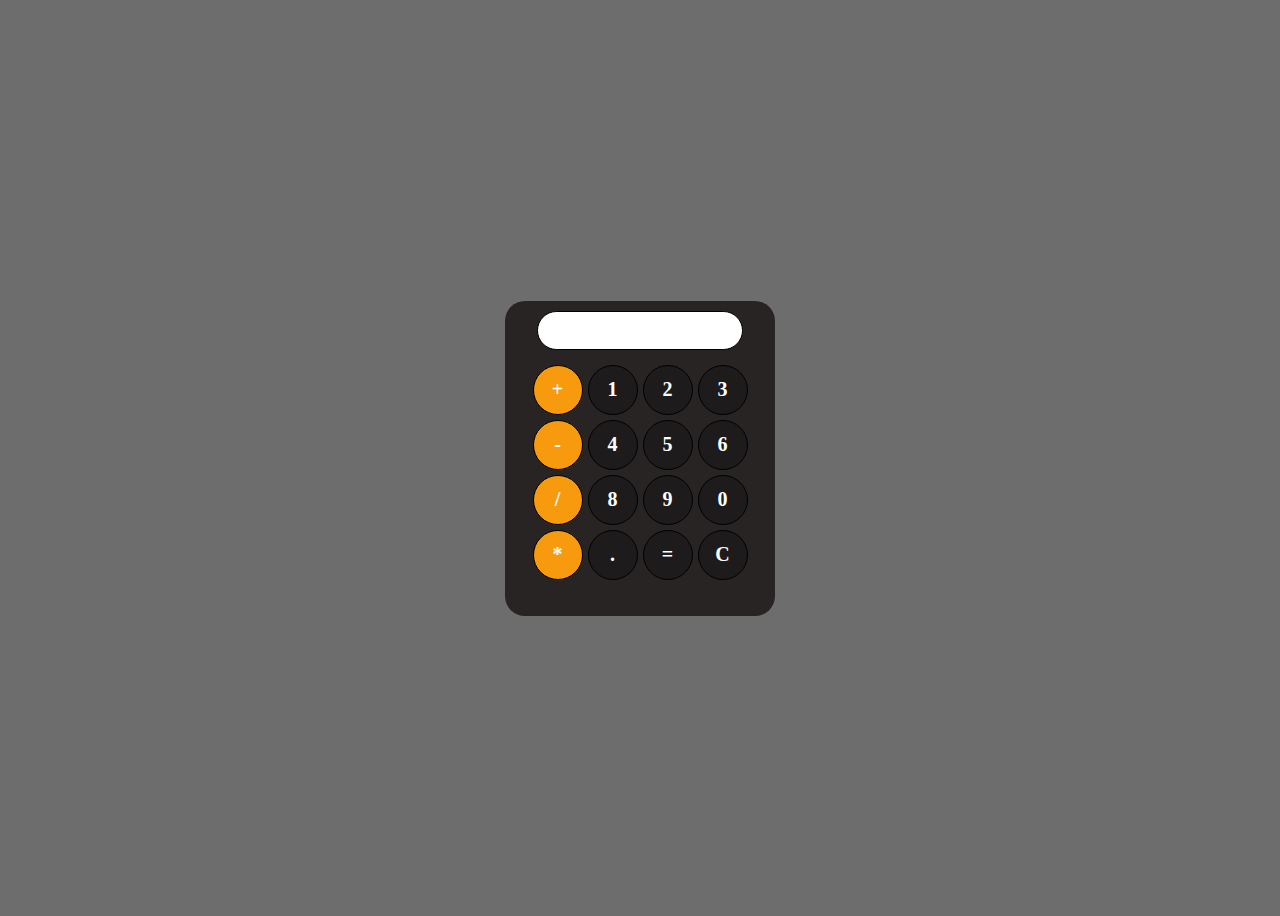
<file: Calculator/index.html>
<!DOCTYPE html>
<html lang="en">
<head>
    <meta charset="UTF-8">
    <meta name="viewport" content="width=  , initial-scale=1.0">
    <title>Document</title>
    <link rel="stylesheet" href="style.css">
</head>
<body>
    <div class="calcu-layout">
        <div class="display">
            <input id="display" readonly>
        </div>
        <div class="btn-group">
            <button onclick="toCalculate('+')" value="+" class="operatorBTN">+</button>
            <button onclick="toCalculate('1')" value="1">1</button>
            <button onclick="toCalculate('2')" value="2">2</button>
            <button onclick="toCalculate('3')" value="3">3</button>

            <button onclick="toCalculate('-')" value="-" class="operatorBTN">-</button>
            <button onclick="toCalculate('4')" value="4">4</button>
            <button onclick="toCalculate('5')" value="5">5</button>
            <button onclick="toCalculate('6')" value="6">6</button>

            <button onclick="toCalculate('/')" value="/" class="operatorBTN">/</button>
            <button onclick="toCalculate('8')" value="8">8</button>
            <button onclick="toCalculate('9')" value="9">9</button>
            <button onclick="toCalculate('0')" value="0">0</button>

            <button onclick="toCalculate('*')" value="*" class="operatorBTN">*</button>
            <button onclick="toCalculate('.')" value=".">.</button>
            <button onclick="calculate()" value="=" >=</button>
            <button onclick="clearDisplay()" value="C">C</button>
        
        </div>
    </div>



</body>
<script src="code.js"></script>
</html>
</file>
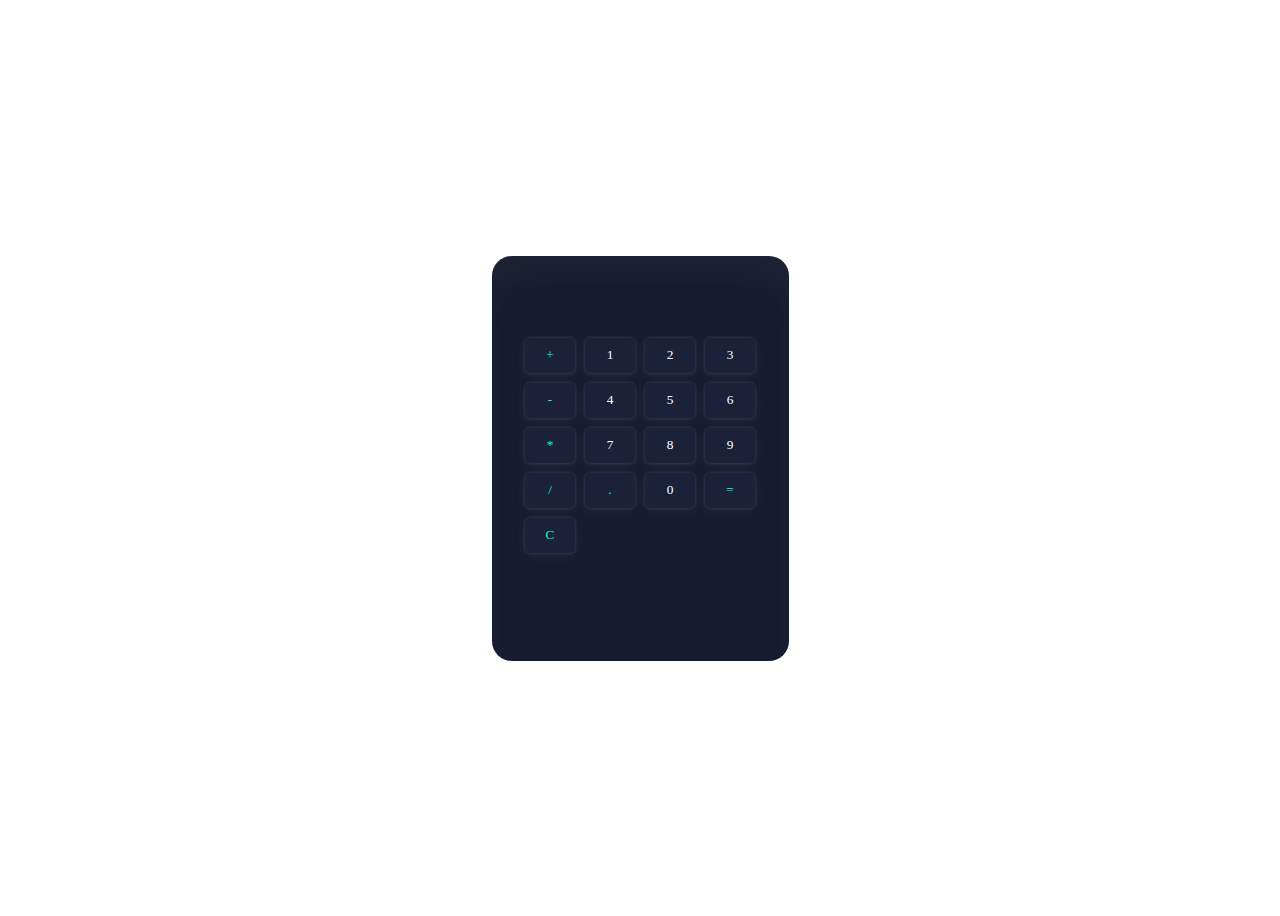
<file: Calculator2/index.html>
<!DOCTYPE html>
<html lang="en">
<head>
    <meta charset="UTF-8">
    <meta name="viewport" content="width=device-width, initial-scale=1.0">
    <link rel="stylesheet" href="style.css">
    <title>Document</title>
</head>
<body>
    <div class="calculator-layout">
        <div>
            <input id="display" readonly> 
        </div>

        <div class="keys">
            <button onclick="toCalculate('+')" class="imp-key" >+</button>
            <button onclick="toCalculate('1')">1</button>
            <button onclick="toCalculate('2')">2</button>
            <button onclick="toCalculate('3')">3</button>

            <button onclick="toCalculate('-')" class="imp-key">-</button>
            <button onclick="toCalculate('4')">4</button>
            <button onclick="toCalculate('5')">5</button>
            <button onclick="toCalculate('6')">6</button>

            <button onclick="toCalculate('*')" class="imp-key">*</button>
            <button onclick="toCalculate('7')">7</button>
            <button onclick="toCalculate('8')">8</button>
            <button onclick="toCalculate('9')">9</button>
            

            <button onclick="toCalculate('/')" class="imp-key">/</button>
            <button onclick="toCalculate('.')" class="imp-key">.</button>
            <button onclick="toCalculate('0')">0</button>
            <button onclick="calculate()" class="imp-key">=</button>
            <button onclick="clearDisplay()" class="imp-key">C</button>


        </div>






    </div>
</body>

<script src="java.js"></script>
</html>
</file>
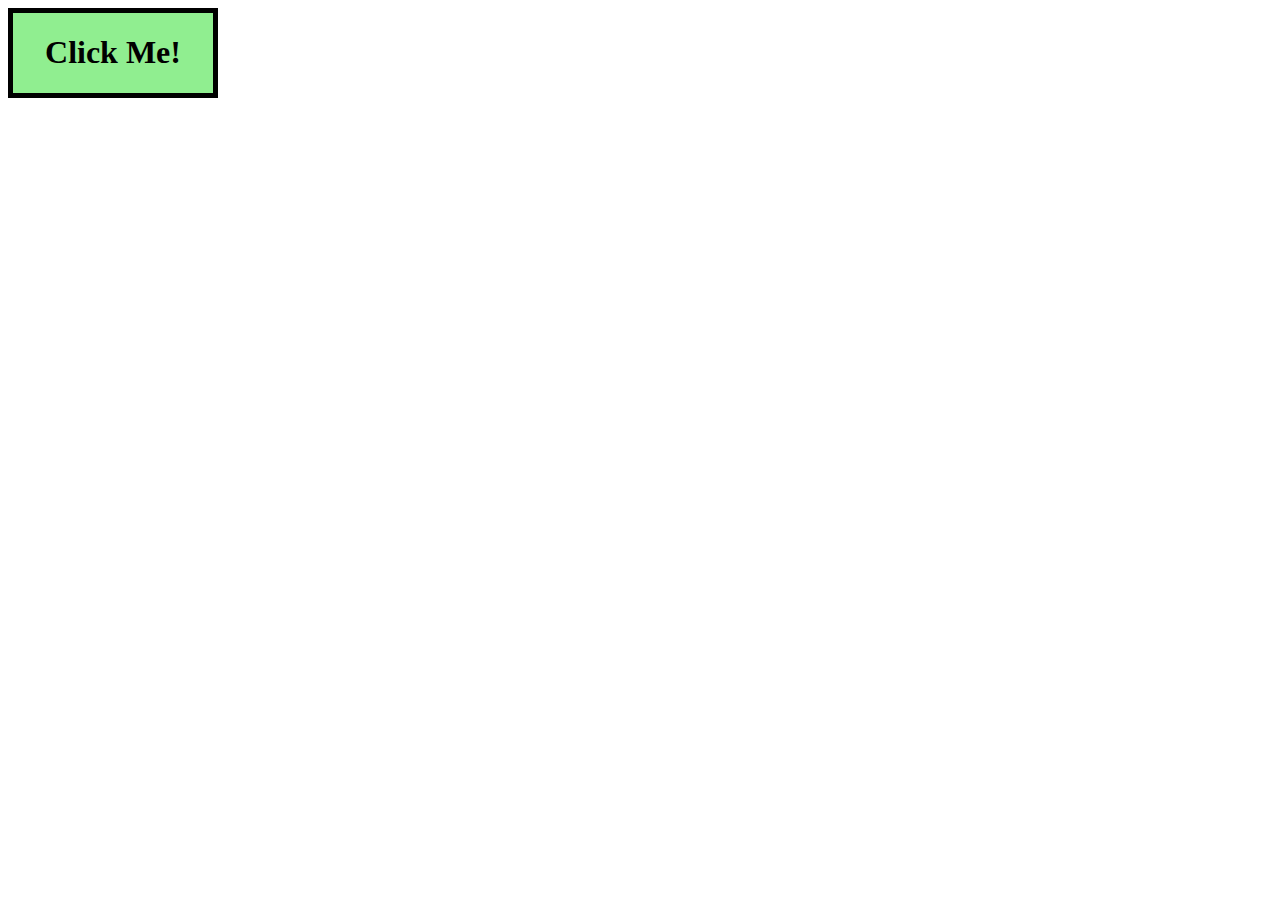
<file: EventListener/index.html>
<!DOCTYPE html>
<html lang="en">
<head>
    <meta charset="UTF-8">
    <meta name="viewport" content="width=device-width, initial-scale=1.0">
    <link rel="stylesheet" href="style.css">
    <title>Document</title>

</head>
<body>
    <div id="box" class="box">
        <h1>Click Me!</h1>
    </div>
</body>
<script src="code.js"></script>
</html>
</file>
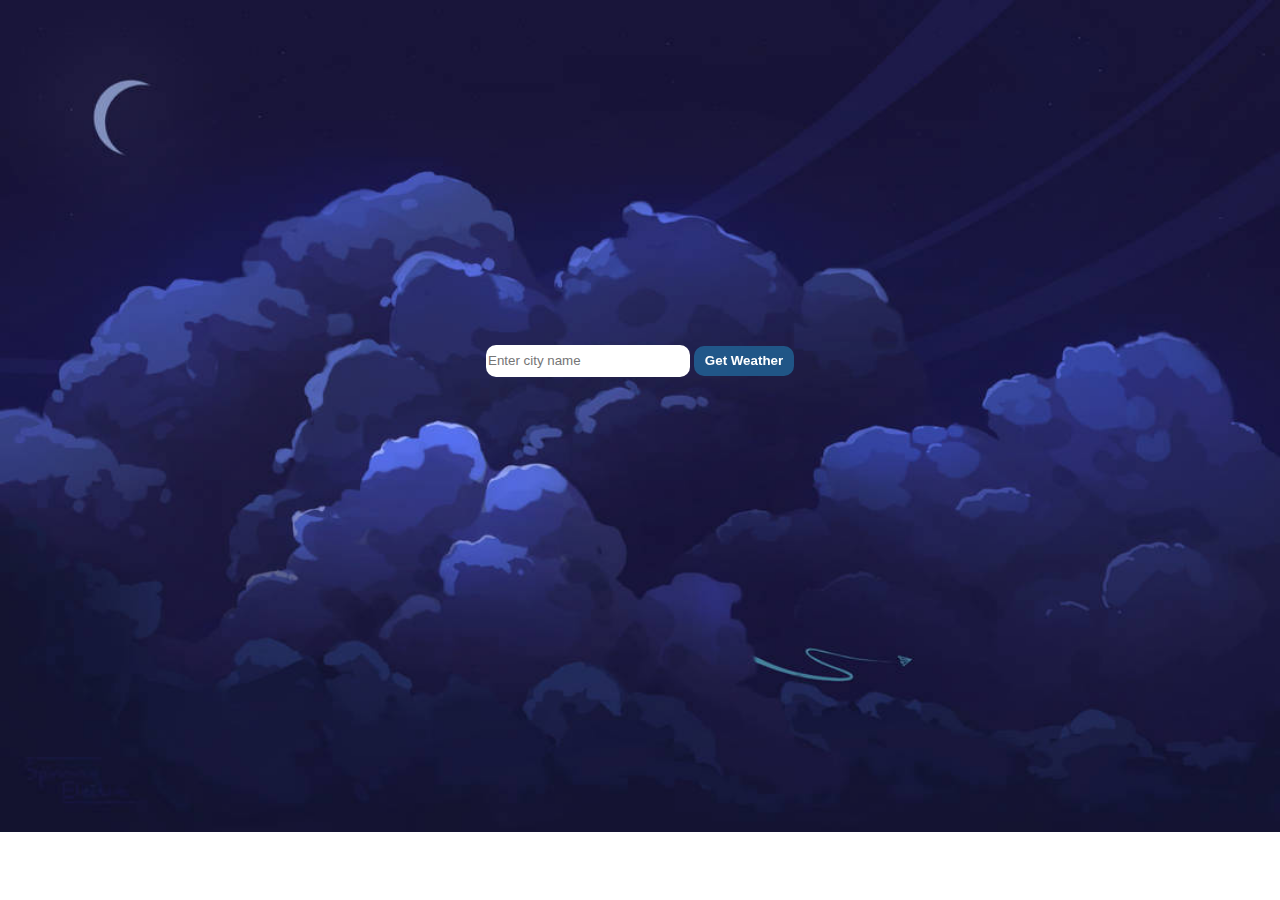
<file: Weather/index.html>
<!DOCTYPE html>
<html lang="en">
<head>
    <meta charset="UTF-8">
    <meta name="viewport" content="width=device-width, initial-scale=1.0">
    <link rel="stylesheet" href="style.css">
    <title>Document</title>
</head>
<body>
        <form class="weather-form">
            <input type="text" class="input-city" placeholder="Enter city name">
            <button type="submit">Get Weather</button>
        </form>


            <div class="card" style="display: none;">
               
            </div>


</body>
<script src="script.js"></script>
</html>
</file>
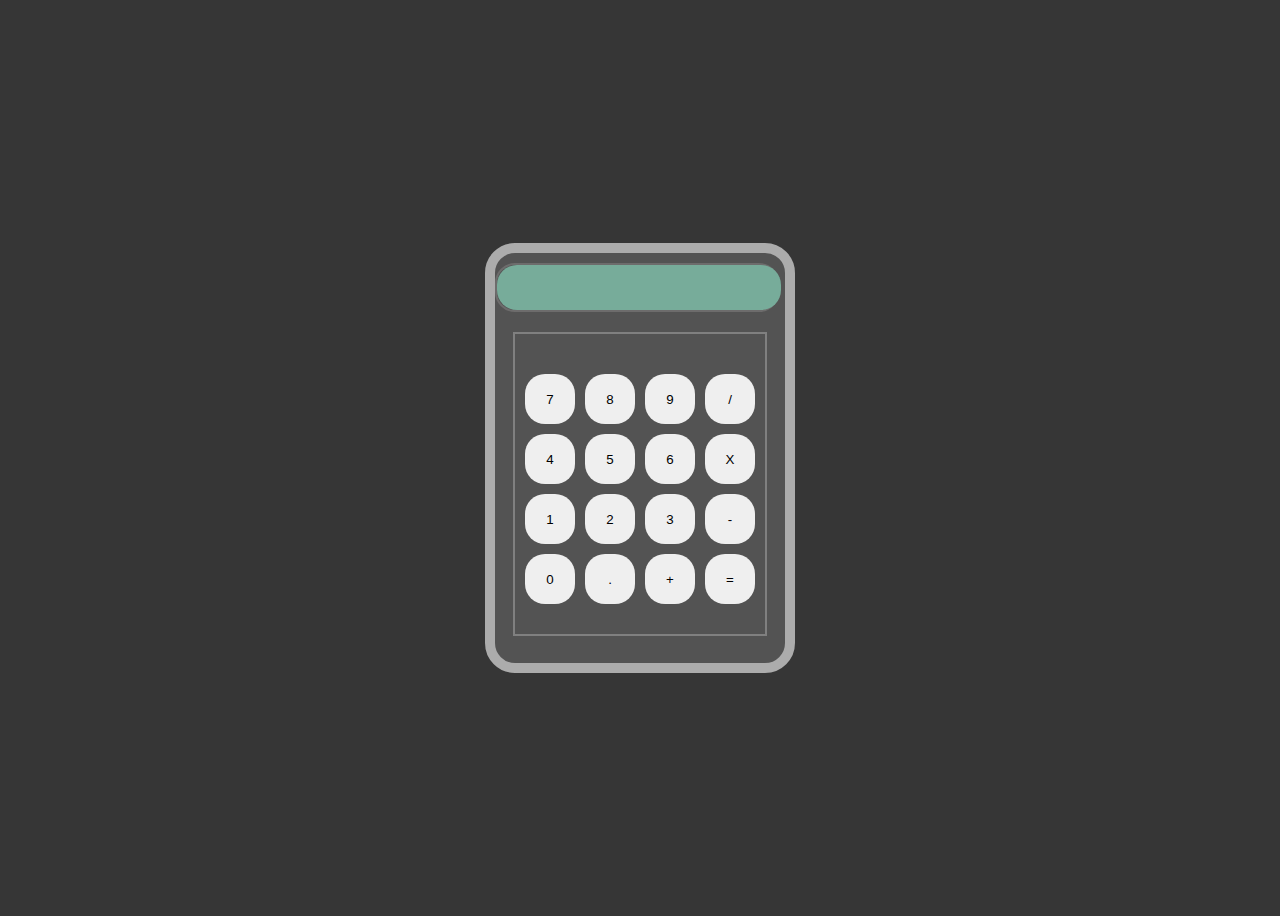
<file: calcu.html>
<!DOCTYPE html>
<html lang="en">
<head>
    <meta charset="UTF-8">
    <meta name="viewport" content="width=device-width, initial-scale=1.0">
    <link rel="stylesheet" href="Calculator/border.css">
    <link rel="stylesheet" href="Calculator/general.css">
    <title>Document</title>
</head>
<body>
    
    <div class="calcu-border">
         <div class="user-input">
                <input class="input-numbers" type="text" name="" id="">
            </div>
       <div class="btn-border">

     
        <div class="area-btn">
            
                 <div  class="numbers-btn">
                    <button class="btn">7</button>
                    <button class="btn">8</button>
                    <button class="btn">9</button>
                    <button class="btn">/</button>
                    <button class="btn">4</button>
                    <button class="btn">5</button>
                    <button class="btn">6</button>
                    <button class="btn">X</button>
                    <button class="btn">1</button>
                    <button class="btn">2</button>
                    <button class="btn">3</button>
                    <button class="btn">-</button>
                    <button class="btn">0</button>
                    <button class="btn">.</button>
                    <button class="btn">+</button>
                    <button class="btn">=</button>
             


            </div>

           </div>       

        </div>






    </div>




</body>
</html>
</file>
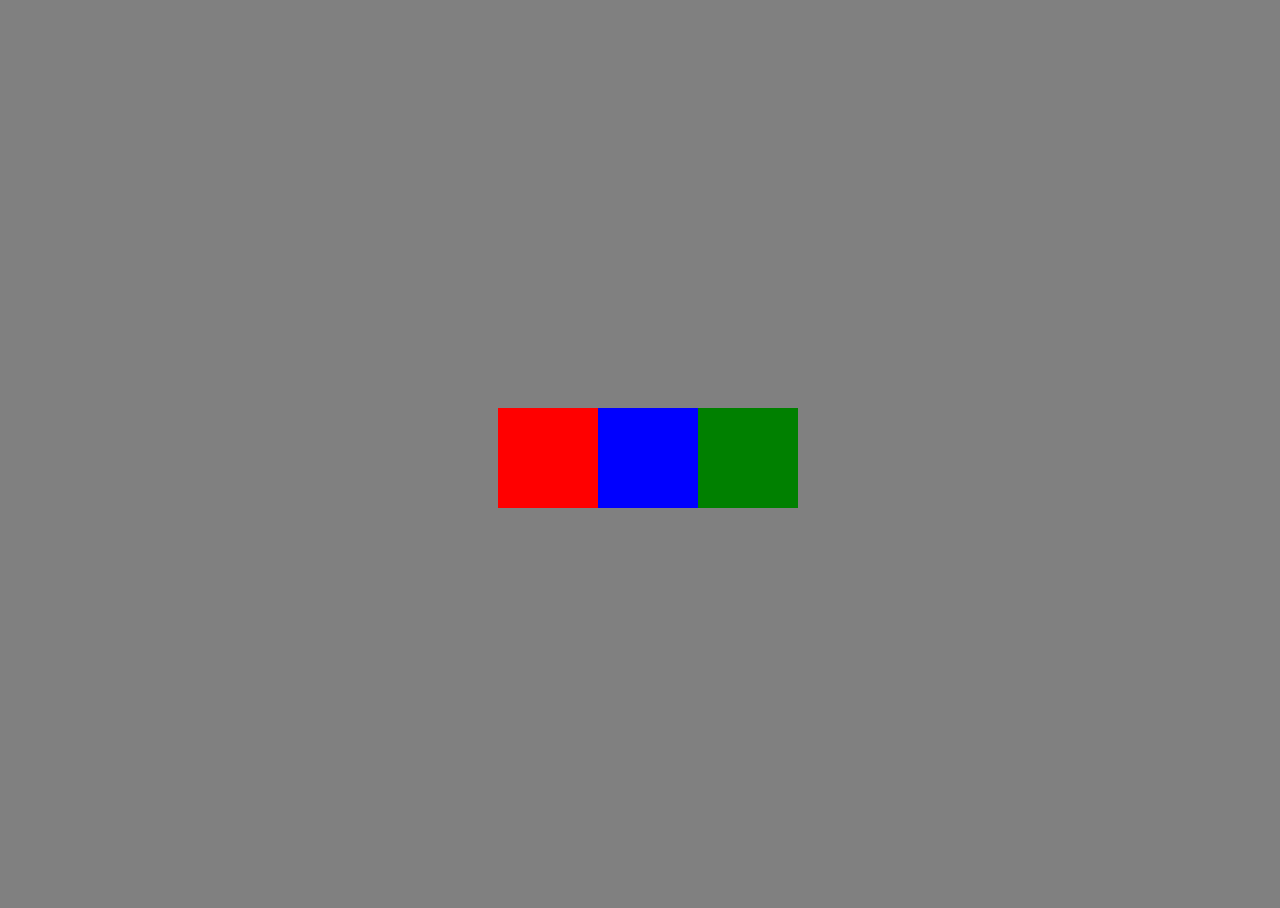
<file: flex.html>
<!DOCTYPE html>
<html lang="en">
<head>
    <meta charset="UTF-8">
    <meta name="viewport" content="width=device-width, initial-scale=1.0">
    <title>Document</title>
    <style>
        body {
           background-color: grey;
           display: flex;
           
        }

        .container {
            position: absolute;
            display: flex;
            align-items: center;
            justify-content: center;
            width: 100%;
            height: 100vh;
        }

        .border-1 {
            background-color: red;
            width: 100px;
            height: 100px;
        }

        .border-2 {
            background-color: blue;
            width: 100px;
            height: 100px;
        }

        .border-3 {
            background-color: green;
            width: 100px;
            height: 100px;
        }


    </style>
</head>
<body>
    

    <div class="container">
        <div class="border-1"> </div>
        <div class="border-2"> </div>
        <div class="border-3"> </div>


    </div>




</body>
</html>
</file>
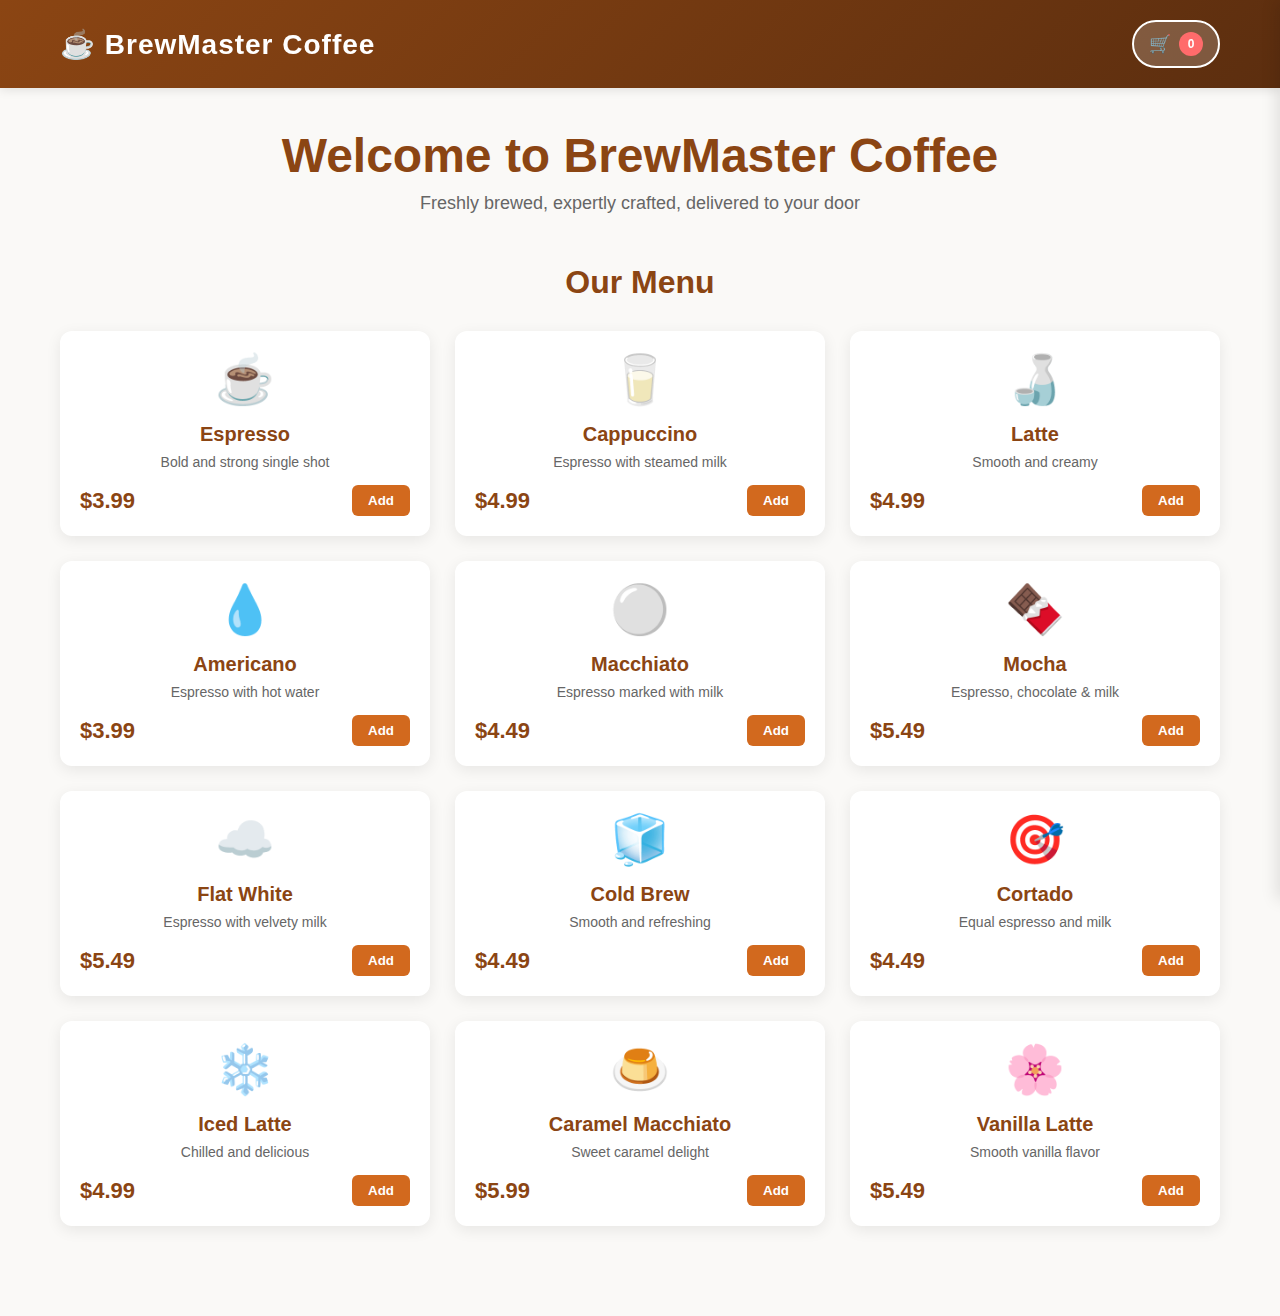
<file: Coffee Test/main.html>
<!DOCTYPE html>
<html lang="en">
<head>
    <meta charset="UTF-8">
    <meta name="viewport" content="width=device-width, initial-scale=1.0">
    <title>BrewMaster - Coffee Shop</title>
    <link rel="stylesheet" href="stlye.css">
</head>
<body>
    <!-- Header -->
    <header class="header">
        <div class="container">
            <div class="logo">☕ BrewMaster Coffee</div>
            <button class="cart-toggle" onclick="toggleCart()">
                <span class="cart-icon">🛒</span>
                <span class="cart-count" id="cartCount">0</span>
            </button>
        </div>
    </header>

    <!-- Main Content -->
    <main class="main-content">
        <div class="container">
            <!-- Welcome Section -->
            <section class="welcome">
                <h1>Welcome to BrewMaster Coffee</h1>
                <p>Freshly brewed, expertly crafted, delivered to your door</p>
            </section>

            <!-- Menu Grid -->
            <section class="menu">
                <h2>Our Menu</h2>
                <div class="menu-grid" id="menuGrid">
                    <!-- Menu items will be populated by JavaScript -->
                </div>
            </section>
        </div>
    </main>

    <!-- Shopping Cart Sidebar -->
    <aside class="cart-sidebar" id="cartSidebar">
        <div class="cart-header">
            <h2>Your Cart</h2>
            <button class="close-btn" onclick="toggleCart()">✕</button>
        </div>
        
        <div class="cart-items" id="cartItems">
            <p class="empty-cart">Your cart is empty</p>
        </div>

        <div class="cart-summary">
            <div class="summary-row">
                <span>Subtotal:</span>
                <span id="subtotal">$0.00</span>
            </div>
            <div class="summary-row">
                <span>Tax (8%):</span>
                <span id="tax">$0.00</span>
            </div>
            <div class="summary-row total">
                <span>Total:</span>
                <span id="total">$0.00</span>
            </div>
        </div>

        <button class="checkout-btn" onclick="openCheckout()">Proceed to Checkout</button>
    </aside>

    <!-- Cart Overlay -->
    <div class="cart-overlay" id="cartOverlay" onclick="toggleCart()"></div>

    <!-- Checkout Modal -->
    <div class="modal" id="checkoutModal">
        <div class="modal-content">
            <div class="modal-header">
                <h2>Checkout</h2>
                <button class="close-btn" onclick="closeCheckout()">✕</button>
            </div>

            <form id="checkoutForm" onsubmit="placeOrder(event)">
                <!-- Delivery Information -->
                <fieldset>
                    <legend>Delivery Information</legend>
                    
                    <div class="form-group">
                        <label for="fullName">Full Name *</label>
                        <input type="text" id="fullName" name="fullName" required>
                    </div>

                    <div class="form-group">
                        <label for="email">Email *</label>
                        <input type="email" id="email" name="email" required>
                    </div>

                    <div class="form-group">
                        <label for="phone">Phone Number *</label>
                        <input type="tel" id="phone" name="phone" required>
                    </div>

                    <div class="form-group">
                        <label for="address">Delivery Address *</label>
                        <input type="text" id="address" name="address" placeholder="Street address" required>
                    </div>

                    <div class="form-row">
                        <div class="form-group">
                            <label for="city">City *</label>
                            <input type="text" id="city" name="city" required>
                        </div>
                        <div class="form-group">
                            <label for="zipcode">Zip Code *</label>
                            <input type="text" id="zipcode" name="zipcode" required>
                        </div>
                    </div>
                </fieldset>

                <!-- Special Instructions -->
                <fieldset>
                    <legend>Special Instructions</legend>
                    <textarea id="instructions" name="instructions" placeholder="Any special requests?"></textarea>
                </fieldset>

                <!-- Payment Method -->
                <fieldset>
                    <legend>Payment Method</legend>
                    <div class="radio-group">
                        <label><input type="radio" name="payment" value="card" checked> Credit Card</label>
                        <label><input type="radio" name="payment" value="paypal"> PayPal</label>
                        <label><input type="radio" name="payment" value="cash"> Cash on Delivery</label>
                    </div>
                </fieldset>

                <!-- Order Summary in Checkout -->
                <div class="order-summary">
                    <h3>Order Summary</h3>
                    <div class="summary-row">
                        <span>Subtotal:</span>
                        <span id="checkoutSubtotal">$0.00</span>
                    </div>
                    <div class="summary-row">
                        <span>Tax (8%):</span>
                        <span id="checkoutTax">$0.00</span>
                    </div>
                    <div class="summary-row">
                        <span>Delivery Fee:</span>
                        <span>$2.99</span>
                    </div>
                    <div class="summary-row total">
                        <span>Total:</span>
                        <span id="checkoutTotal">$0.00</span>
                    </div>
                </div>

                <button type="submit" class="submit-btn">Place Order</button>
            </form>
        </div>
    </div>

    <!-- Order Confirmation Modal -->
    <div class="modal" id="confirmationModal">
        <div class="modal-content">
            <div class="modal-header">
                <h2>Order Confirmed! ✓</h2>
            </div>
            <div class="confirmation-body">
                <p>Thank you for your order!</p>
                <p>Order ID: <strong id="orderId"></strong></p>
                <p>Your coffee will be delivered in approximately <strong>30-45 minutes</strong></p>
                <p>A confirmation email has been sent to <strong id="confirmEmail"></strong></p>
                <button onclick="closeConfirmation()" class="submit-btn">Continue Shopping</button>
            </div>
        </div>
    </div>

    <script src="script.js"></script>
</body>
</html>
</file>
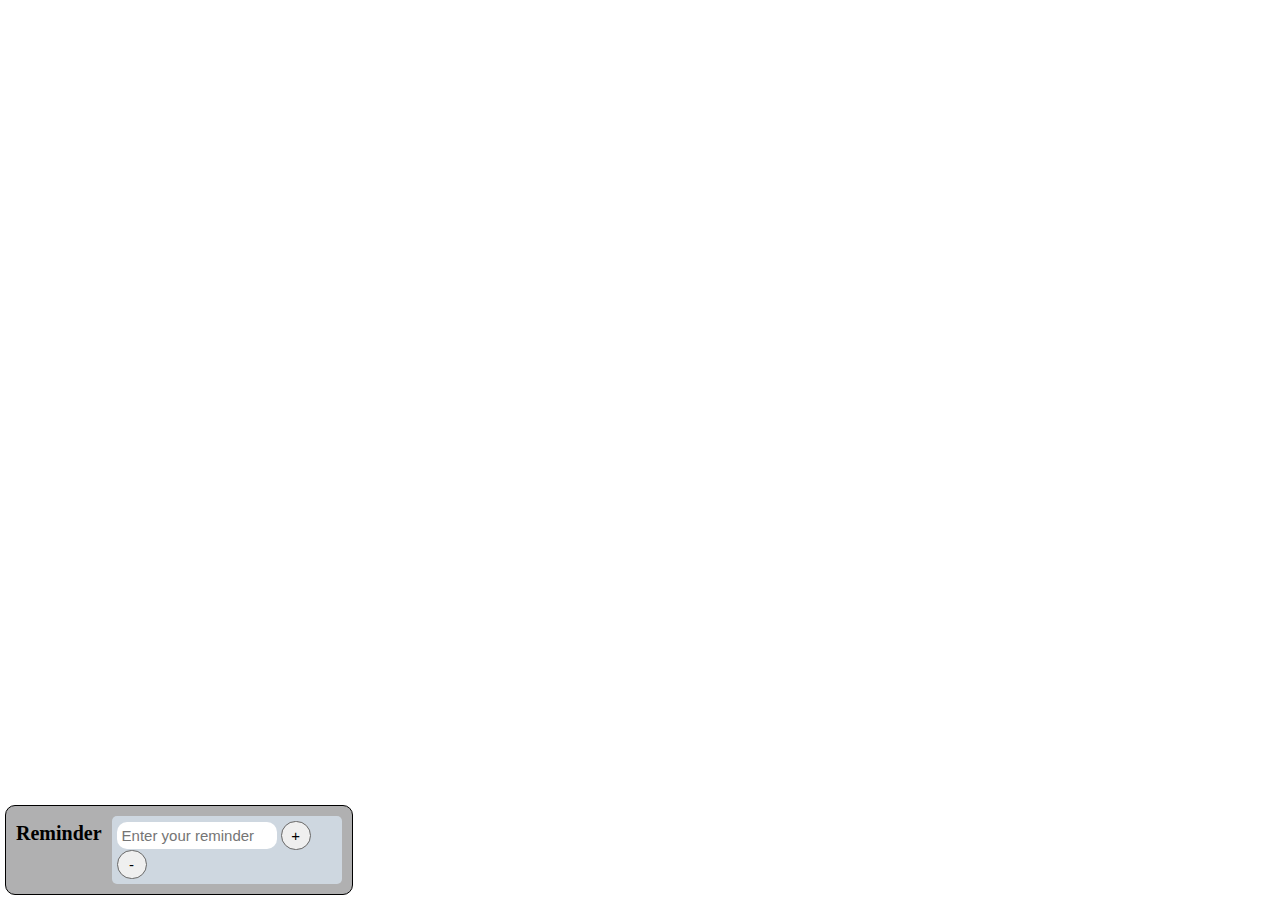
<file: Reminder/reminder.html>
<!DOCTYPE html>
<html lang="en">
<head>
    <meta charset="UTF-8">
    <meta name="viewport" content="width=device-width, initial-scale=1.0">
    <title>Document</title>
    <link rel="stylesheet" href="style.css">
</head>
<body>
    <div class="reminder-body">
        <div class="reminder-layout">
            
            <div class="info">
            <h1>Reminder</h1>
            <p class="counter">0</p>
            </div>
        
              <div class="reminder-list">
                <form action="" class="reminder-form">
                     <input type="text" class="reminder-input" placeholder="Enter your reminder">
                  <button type="submit">+</button>
                  <button type="button" id="delete-btn">-</button>
                  <div class="reminder-items">
                  </div>
                 
                </form>
               
              </div>

        </div>
       
    </div>



</body>
 <script src="script.js"></script>
</html>
</file>
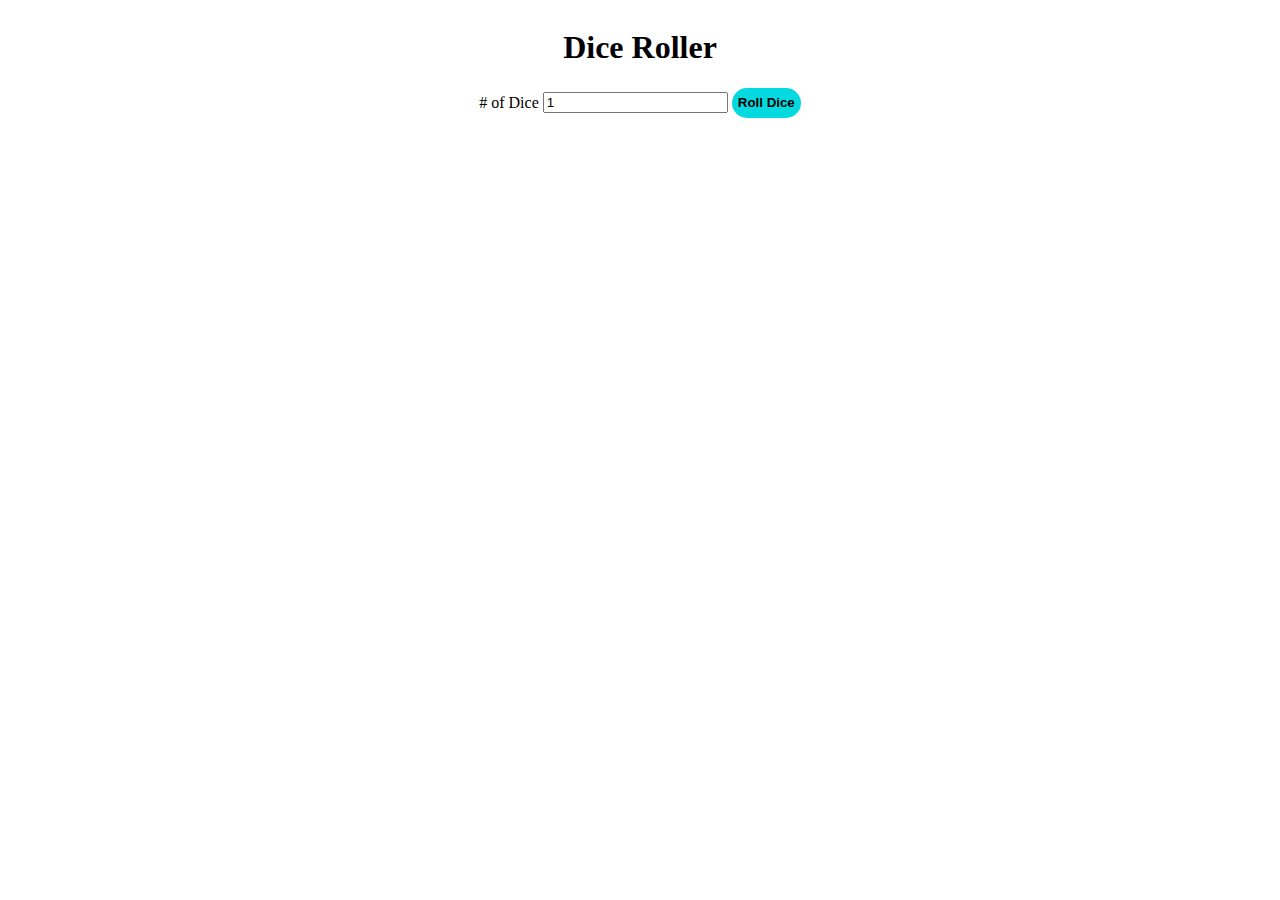
<file: RollDice/main.html>
<!DOCTYPE html>
<html lang="en">
<head>
    <meta charset="UTF-8">
    <meta name="viewport" content="width=device-width, initial-scale=1.0">
    <link rel="stylesheet" href="main.css">
    <link rel="stylesheet" href="main.js">
    <title>Document</title>
</head>
<body>
     
    <div class="container">
        <h1>Dice Roller</h1>
        <label># of Dice</label>
        <input type="number"  name="" id="numberOfDice" min="1" value="1">
        <button class="roll-btn" onclick="rollDice()" >Roll Dice</button>
        <div id="result"></div>
        <div id="dice_image"></div>
    </div>


    <script src="main.js">
    </script>

</body>
</html>
</file>
<file: Calculator/style.css>
body{ 
    display: flex;
    justify-content: center;
    align-items: center;
    height: 100vh;
    background-color: rgb(109, 109, 109);
}


button{ 
    width: 50px;
    height: 50px;
    border-radius: 50px;
    border: 1px solid black;
    background-color: rgb(29, 27, 27);
    color: white;
    font-size: 20px;
    font-family: Verdana;
    font-weight: bold;
    cursor: pointer;
}

button:hover{
    background-color: rgb(29, 27, 27);
    color: rgb(248, 154, 14);
    border: 1px solid rgb(248, 154, 14);
    cursor: pointer;
}
button:ACTIVE{
    background-color: rgb(248, 154, 14);
    color: white;
}


.operatorBTN{
    background-color: rgb(248, 154, 14);
}


.btn-group{
    display: grid;
    grid-template-columns: repeat(4, 1fr);
    gap: 5px;
}

.display{
    display: flex;
    justify-content: center;
    width: 100%;
}

input{
    width: 200px;
    height: 35px;
    border-radius: 20px;
    border: 1px solid black;
    text-align: right;
    color: black;
    font-size: 20px;
    font-family: Verdana;
    font-weight: bold;
    margin-top: 10px;
    margin-bottom: 15px;
    
}



.calcu-layout{ 
    display: flex;
    flex-direction: column;
    align-items: center;
    border-radius: 20px;
    background-color: rgb(41, 36, 36);
    height: 35vh;
    width: 30vh;
}
</file>
<file: Calculator2/style.css>
body{
    display: flex; 
    justify-content: center;
    align-items: center;
    height: 100vh;
}


button{ 
    width: 50px;
    height: 35px;
    background-color: rgb(27, 33, 56);
    color: white;
    font-family: Verdana;
    border: none;
    border-radius: 5px;
   box-shadow: rgba(161, 161, 161, 0.27) 0px 0px 0.25em, rgba(253, 254, 255, 0.05) 0px 0.25em 1em;
    cursor: pointer;
}


button:hover{
    background-color: rgb(0, 255, 213);
    color: black;
    box-shadow: rgba(161, 161, 161, 0.27) 0px 0px 0.25em, rgba(253, 254, 255, 0.05) 0px 0.25em 1em;
}


button:active{
    background-color: rgb(0, 255, 213);
    color: black;
    box-shadow: rgba(161, 161, 161, 0.27) 0px 0px 0.25em, rgba(253, 254, 255, 0.05) 0px 0.25em 1em;
    transform: translateY(2px);
}


input{
    width: 200px;
    height: 70px;
    background-color: transparent;
    border: none;
    text-align: right;
    font-size: 40px;
    font-weight: bold;
    margin-bottom: 10px;
    color: rgb(255, 255, 255);

}


.calculator-layout{
    display: flex;
    flex-direction: column;
    align-items: center;
    background-color: rgb(23, 28, 49);
    height: 45vh;
    width: 33vh;
    border: none;
    border-radius: 20px;
    box-shadow: rgba(231, 231, 231, 0.034) 0px 30px 60px -12px inset, rgba(41, 41, 41, 0.3) 0px 18px 36px -18px inset;
}

.keys{
    display:grid;
    grid-template-columns: repeat( 4, 1fr);
    gap: 10px;
}

.imp-key{
    color: rgb(0, 255, 213);
}
</file>
<file: EventListener/style.css>
.box{ 
    display: flex;
    justify-content: center;
    border: 5px solid black;
    width: 200px;
    background-color: lightgreen;
}
</file>
<file: Weather/style.css>
body{ 
    background-image: url(BG.jpg);
    background-size: cover;
    background-repeat: no-repeat;
    display: flex;
    justify-content: center;
    align-items: center;
    flex-direction: column;
    height: 80vh;
    font-family: Verdana;
}


input{ 
    height: 30px;
    width: 200px;
    margin-bottom: 15px;
    border-radius: 10px;
    border: none;
}

button{ 
    width: 100px;
    height: 30px;
    border-radius: 10px;
    border: none;   
    cursor: pointer;
    background-color: rgba(33, 192, 255, 0.349);
    backdrop-filter: blur(15px);
    font-weight: bold;
    color: white;
}

button:hover{ 
    background-color: rgba(61, 200, 255, 0.692);
    color: rgb(255, 255, 255);
}

button:active{ 
    background-color: rgba(61, 200, 255, 0.692);
    color: rgb(255, 255, 255);
    transform: scale(0.95);
}


.card{ 
    display: flex;
    flex-direction: column;
    background-color: rgba(0, 255, 255, 0.233);
    backdrop-filter: blur(10px);
    width: 300px;
    text-align: center;
    border: 1px solid white;
    border-radius: 20px;
    height: 400px;
    padding: auto;
    color: white;
   
}

h2{ 
    font-weight: 700;
    font-size: 30px;
    margin-bottom: 30px;
}

p{  
    font-size: 20px;
    margin: 5px;
}

.temperature{ 
    font-size: 20px;
    font-weight: bold;
    margin: 20px 0;
}
.humidity{ 
    font-size: 20px;
    font-weight: bold;
    margin: 20px 0;
}

.weather-display{ 
    font-size:  50px;
    font-weight: bold;
    margin: 20px 0;
}

.error-display{ 
    font-size: 20px;
    font-weight: bold;
    color: rgba(255, 0, 0, 0.555);
    margin: 20px 0;
}
</file>
<file: Calculator/border.css>
.calcu-border{
    background-color: rgb(83, 83, 83);
    border-color: rgb(149, 175, 197);
    border: 10px solid rgb(172, 172, 172);
    border-radius: 30px;
    height: 410px;
    width: 290px;
}

.btn-border{
    padding-right: 5px;
    padding-left: 15px;
    margin-top: 20px;
    margin-left: 18px;
    display: flex;
    justify-content: center;
    align-items: center;
    width: 230px;
    height: 300px;
    background-color: transparent;
    border: 2px solid gray;
}




.user-input{
    margin-top: 10px;
    border-radius: 20px;
    border: 2px solid rgb(109, 108, 108);
    height: 45px;
    width: 280px;
}
.input-numbers{
    background-color: rgb(119, 172, 154);
    border: none;
    border-radius: 20px;
    height: 43px;
    width: 280px;
}

.area-btn{
    display: flex;
    width: 250px;
    height: 320px;    
    justify-content: center;
    align-items: center;
}

.btn{
    height: 50px;
    width: 50px;
    margin-right: 10px;
    margin-top: 10px;
    border-radius: 20px;
    cursor: pointer;   
    border: none;
}


.btn:hover{
    background-color: rgb(151, 147, 142);
    color: aqua;
    
}





.numbers-btn{
    display: grid;
    grid-template-columns: 1fr 1fr 1fr 1fr;
}
</file>
<file: Calculator/general.css>
body{
    display: flex;
    justify-content: center;
    align-items: center;
    background-color: rgb(54, 54, 54);
    height: 100vh;
}
</file>
<file: Coffee Test/stlye.css>
* {
    margin: 0;
    padding: 0;
    box-sizing: border-box;
}

body {
    font-family: 'Segoe UI', Tahoma, Geneva, Verdana, sans-serif;
    background-color: #faf9f7;
    color: #333;
}

.container {
    max-width: 1200px;
    margin: 0 auto;
    padding: 0 20px;
}

/* ===== HEADER ===== */
.header {
    background: linear-gradient(135deg, #8B4513 0%, #5C2E0F 100%);
    color: white;
    padding: 20px 0;
    position: sticky;
    top: 0;
    z-index: 100;
    box-shadow: 0 2px 10px rgba(0, 0, 0, 0.1);
}

.header .container {
    display: flex;
    justify-content: space-between;
    align-items: center;
}

.logo {
    font-size: 28px;
    font-weight: bold;
    letter-spacing: 1px;
}

.cart-toggle {
    background: rgba(255, 255, 255, 0.2);
    border: 2px solid white;
    color: white;
    padding: 10px 15px;
    border-radius: 50px;
    cursor: pointer;
    display: flex;
    align-items: center;
    gap: 8px;
    font-size: 18px;
    transition: all 0.3s ease;
}

.cart-toggle:hover {
    background: rgba(255, 255, 255, 0.3);
    transform: scale(1.05);
}

.cart-count {
    background: #FF6B6B;
    border-radius: 50%;
    width: 24px;
    height: 24px;
    display: flex;
    align-items: center;
    justify-content: center;
    font-size: 12px;
    font-weight: bold;
}

/* ===== MAIN CONTENT ===== */
.main-content {
    padding: 40px 0;
}

.welcome {
    text-align: center;
    margin-bottom: 50px;
    animation: fadeIn 0.6s ease;
}

.welcome h1 {
    font-size: 48px;
    color: #8B4513;
    margin-bottom: 10px;
}

.welcome p {
    font-size: 18px;
    color: #666;
}

/* ===== MENU ===== */
.menu {
    margin-bottom: 50px;
}

.menu h2 {
    font-size: 32px;
    color: #8B4513;
    margin-bottom: 30px;
    text-align: center;
}

.menu-grid {
    display: grid;
    grid-template-columns: repeat(auto-fill, minmax(280px, 1fr));
    gap: 25px;
}

.menu-card {
    background: white;
    border-radius: 12px;
    padding: 20px;
    text-align: center;
    box-shadow: 0 4px 15px rgba(0, 0, 0, 0.08);
    transition: all 0.3s ease;
    cursor: pointer;
    display: flex;
    flex-direction: column;
}

.menu-card:hover {
    transform: translateY(-8px);
    box-shadow: 0 8px 25px rgba(0, 0, 0, 0.15);
}

.menu-card-icon {
    font-size: 48px;
    margin-bottom: 15px;
}

.menu-card h3 {
    font-size: 20px;
    color: #8B4513;
    margin-bottom: 8px;
}

.menu-card p {
    color: #666;
    font-size: 14px;
    margin-bottom: 15px;
    flex-grow: 1;
}

.menu-card-footer {
    display: flex;
    justify-content: space-between;
    align-items: center;
    margin-top: auto;
}

.price {
    font-size: 22px;
    font-weight: bold;
    color: #8B4513;
}

.add-btn {
    background: #D2691E;
    color: white;
    border: none;
    padding: 8px 16px;
    border-radius: 6px;
    cursor: pointer;
    font-weight: bold;
    transition: all 0.3s ease;
}

.add-btn:hover {
    background: #8B4513;
    transform: scale(1.05);
}

/* ===== CART SIDEBAR ===== */
.cart-sidebar {
    position: fixed;
    right: -400px;
    top: 0;
    width: 400px;
    height: 100vh;
    background: white;
    box-shadow: -4px 0 15px rgba(0, 0, 0, 0.1);
    z-index: 200;
    display: flex;
    flex-direction: column;
    transition: right 0.3s ease;
    overflow-y: auto;
}

.cart-sidebar.open {
    right: 0;
}

.cart-header {
    display: flex;
    justify-content: space-between;
    align-items: center;
    padding: 20px;
    background: linear-gradient(135deg, #8B4513 0%, #5C2E0F 100%);
    color: white;
}

.cart-header h2 {
    font-size: 24px;
}

.close-btn {
    background: none;
    border: none;
    color: white;
    font-size: 24px;
    cursor: pointer;
    transition: transform 0.2s;
}

.close-btn:hover {
    transform: scale(1.2);
}

.cart-items {
    flex: 1;
    overflow-y: auto;
    padding: 20px;
}

.empty-cart {
    text-align: center;
    color: #999;
    padding: 40px 20px;
}

.cart-item {
    background: #f5f5f5;
    border-radius: 8px;
    padding: 15px;
    margin-bottom: 15px;
    display: flex;
    justify-content: space-between;
    align-items: center;
    gap: 10px;
}

.cart-item-info {
    display: flex;
    align-items: center;
    gap: 10px;
    flex: 1;
}

.cart-item-icon {
    font-size: 28px;
}

.cart-item-name {
    font-weight: bold;
    color: #333;
    margin-bottom: 4px;
}

.cart-item-price {
    color: #666;
    font-size: 12px;
}

.cart-item-controls {
    display: flex;
    align-items: center;
    gap: 8px;
    background: white;
    border-radius: 6px;
    border: 1px solid #ddd;
}

.cart-item-controls button {
    background: none;
    border: none;
    width: 28px;
    height: 28px;
    cursor: pointer;
    font-size: 16px;
    color: #8B4513;
    transition: background 0.2s;
}

.cart-item-controls button:hover {
    background: #eee;
}

.quantity {
    min-width: 24px;
    text-align: center;
    font-weight: bold;
}

.cart-item-remove {
    display: flex;
    align-items: center;
    gap: 8px;
}

.subtotal {
    font-weight: bold;
    min-width: 60px;
    text-align: right;
}

.remove-btn {
    background: #FF6B6B;
    color: white;
    border: none;
    width: 24px;
    height: 24px;
    border-radius: 50%;
    cursor: pointer;
    transition: background 0.2s;
}

.remove-btn:hover {
    background: #cc5555;
}

.cart-summary {
    background: #f5f5f5;
    padding: 20px;
    border-top: 2px solid #ddd;
}

.summary-row {
    display: flex;
    justify-content: space-between;
    margin-bottom: 10px;
    font-size: 14px;
}

.summary-row.total {
    font-size: 18px;
    font-weight: bold;
    color: #8B4513;
    border-top: 1px solid #ddd;
    padding-top: 10px;
    margin-bottom: 0;
}

.checkout-btn {
    background: linear-gradient(135deg, #D2691E 0%, #8B4513 100%);
    color: white;
    border: none;
    padding: 15px 20px;
    border-radius: 8px;
    font-size: 16px;
    font-weight: bold;
    cursor: pointer;
    margin: 20px;
    transition: all 0.3s ease;
}

.checkout-btn:hover {
    transform: scale(1.02);
    box-shadow: 0 4px 15px rgba(139, 69, 19, 0.3);
}

.checkout-btn:disabled {
    opacity: 0.5;
    cursor: not-allowed;
}

/* ===== CART OVERLAY ===== */
.cart-overlay {
    position: fixed;
    top: 0;
    left: 0;
    width: 100%;
    height: 100%;
    background: rgba(0, 0, 0, 0.5);
    z-index: 150;
    display: none;
    opacity: 0;
    transition: opacity 0.3s ease;
}

.cart-overlay.open {
    display: block;
    opacity: 1;
}

/* ===== MODAL ===== */
.modal {
    position: fixed;
    top: 0;
    left: 0;
    width: 100%;
    height: 100%;
    background: rgba(0, 0, 0, 0.5);
    z-index: 300;
    display: none;
    align-items: center;
    justify-content: center;
    opacity: 0;
    transition: opacity 0.3s ease;
}

.modal.open {
    display: flex;
    opacity: 1;
}

.modal-content {
    background: white;
    border-radius: 12px;
    max-width: 600px;
    width: 90%;
    max-height: 90vh;
    overflow-y: auto;
    box-shadow: 0 10px 40px rgba(0, 0, 0, 0.2);
}

.modal-header {
    background: linear-gradient(135deg, #8B4513 0%, #5C2E0F 100%);
    color: white;
    padding: 20px;
    display: flex;
    justify-content: space-between;
    align-items: center;
}

.modal-header h2 {
    font-size: 24px;
    margin: 0;
}

/* ===== CHECKOUT FORM ===== */
form {
    padding: 30px;
}

fieldset {
    border: none;
    padding: 0;
    margin-bottom: 25px;
}

legend {
    font-size: 18px;
    font-weight: bold;
    color: #8B4513;
    margin-bottom: 15px;
    padding: 0;
}

.form-group {
    margin-bottom: 15px;
}

.form-row {
    display: grid;
    grid-template-columns: 1fr 1fr;
    gap: 15px;
}

label {
    display: block;
    margin-bottom: 5px;
    font-weight: 500;
    color: #333;
}

input[type="text"],
input[type="email"],
input[type="tel"],
textarea {
    width: 100%;
    padding: 12px;
    border: 1px solid #ddd;
    border-radius: 6px;
    font-size: 14px;
    font-family: inherit;
    transition: border-color 0.3s;
}

input[type="text"]:focus,
input[type="email"]:focus,
input[type="tel"]:focus,
textarea:focus {
    outline: none;
    border-color: #8B4513;
    box-shadow: 0 0 0 3px rgba(139, 69, 19, 0.1);
}

textarea {
    resize: vertical;
    min-height: 80px;
}

.radio-group {
    display: flex;
    flex-direction: column;
    gap: 10px;
}

.radio-group label {
    display: flex;
    align-items: center;
    margin-bottom: 0;
}

.radio-group input[type="radio"] {
    margin-right: 10px;
    width: auto;
    cursor: pointer;
}

.order-summary {
    background: #f5f5f5;
    padding: 20px;
    border-radius: 8px;
    margin-bottom: 20px;
}

.order-summary h3 {
    color: #8B4513;
    margin-bottom: 15px;
}

.submit-btn {
    width: 100%;
    background: linear-gradient(135deg, #D2691E 0%, #8B4513 100%);
    color: white;
    border: none;
    padding: 15px;
    border-radius: 8px;
    font-size: 16px;
    font-weight: bold;
    cursor: pointer;
    transition: all 0.3s ease;
}

.submit-btn:hover {
    transform: scale(1.02);
    box-shadow: 0 4px 15px rgba(139, 69, 19, 0.3);
}

/* ===== CONFIRMATION MODAL ===== */
.confirmation-body {
    padding: 30px;
    text-align: center;
}

.confirmation-body p {
    font-size: 16px;
    margin-bottom: 12px;
    line-height: 1.6;
}

.confirmation-body strong {
    color: #8B4513;
}

.confirmation-body .submit-btn {
    margin-top: 20px;
}

/* ===== NOTIFICATION ===== */
.notification {
    position: fixed;
    bottom: -100px;
    left: 50%;
    transform: translateX(-50%);
    background: #4CAF50;
    color: white;
    padding: 15px 25px;
    border-radius: 8px;
    box-shadow: 0 4px 15px rgba(0, 0, 0, 0.2);
    z-index: 400;
    transition: bottom 0.3s ease;
    max-width: 80%;
}

.notification.show {
    bottom: 30px;
}

.notification.error {
    background: #FF6B6B;
}

/* ===== ANIMATIONS ===== */
@keyframes fadeIn {
    from {
        opacity: 0;
        transform: translateY(20px);
    }
    to {
        opacity: 1;
        transform: translateY(0);
    }
}

/* ===== RESPONSIVE ===== */
@media (max-width: 768px) {
    .menu-grid {
        grid-template-columns: repeat(auto-fill, minmax(200px, 1fr));
        gap: 15px;
    }

    .welcome h1 {
        font-size: 32px;
    }

    .cart-sidebar {
        width: 100%;
        right: -100%;
    }

    .modal-content {
        width: 95%;
    }

    form {
        padding: 20px;
    }

    .form-row {
        grid-template-columns: 1fr;
    }

    .header .container {
        flex-direction: column;
        gap: 15px;
    }
}

@media (max-width: 480px) {
    .menu-grid {
        grid-template-columns: 1fr;
    }

    .cart-item {
        flex-direction: column;
        align-items: flex-start;
    }

    .welcome h1 {
        font-size: 24px;
    }

    .summary-row {
        font-size: 12px;
    }
}
</file>
<file: Reminder/style.css>
body{
    position: relative;
    font-family: Verdana;
    height: 100vh;
}



h1{
    font-size: 20px;
    margin: 0;
    margin-top: 6px;
    font-weight: bolder;
}

p{
    margin: 0;
    font-size: 15px;
}

input{
    width: 150px;
    padding: 5px;
    font-size: 15px;
    border-radius: 10px;
    border: none;
}

input:focus{
    outline: none;
    border: none
}


button{
    width: 30px;
    border-radius: 50px;
    border: 1px solid rgb(102, 102, 102);
    padding: 5px;
    font-size: 15px;
}
button:hover{
    background-color: rgb(102, 102, 102);
    color: white;
    cursor: pointer;
}
button:active{
    background-color: rgb(102, 102, 102);
    color: white;
    cursor: pointer;
    transform: scale(0.95);
}



.reminder-body{
    position: absolute;
    position: fixed;
    bottom: 5px;
    left: 5px;
    border: 1px solid black;
    border-radius: 10px;
    width: 27%;
    background-color: rgb(176, 176, 177);
}


.reminder-layout{ 
    display: flex;
    flex-direction: row;
    gap: 10px;
    padding: 10px;
}


.reminder-list{
    background-color: rgb(206, 215, 224);
    border-radius: 5px;
    padding: 5px;
}

.info{ 
    position: relative;
}

.counter{ 
    position: absolute;
    display: none;
    bottom: 0; 
    left: 0;
    font-weight: bolder;
    font-size: 20px;
}
</file>
<file: RollDice/main.css>
body{
    display: flex;
    justify-content: center;
}

.container{
    text-align: center;
}


.roll-btn{
    background-color: rgb(5, 217, 224);
    border: none;
    height: 30px;
    border-radius: 20px;
    font-family: Arial, Helvetica, sans-serif;
    font-weight: 600;
    cursor: pointer;
}
</file>
